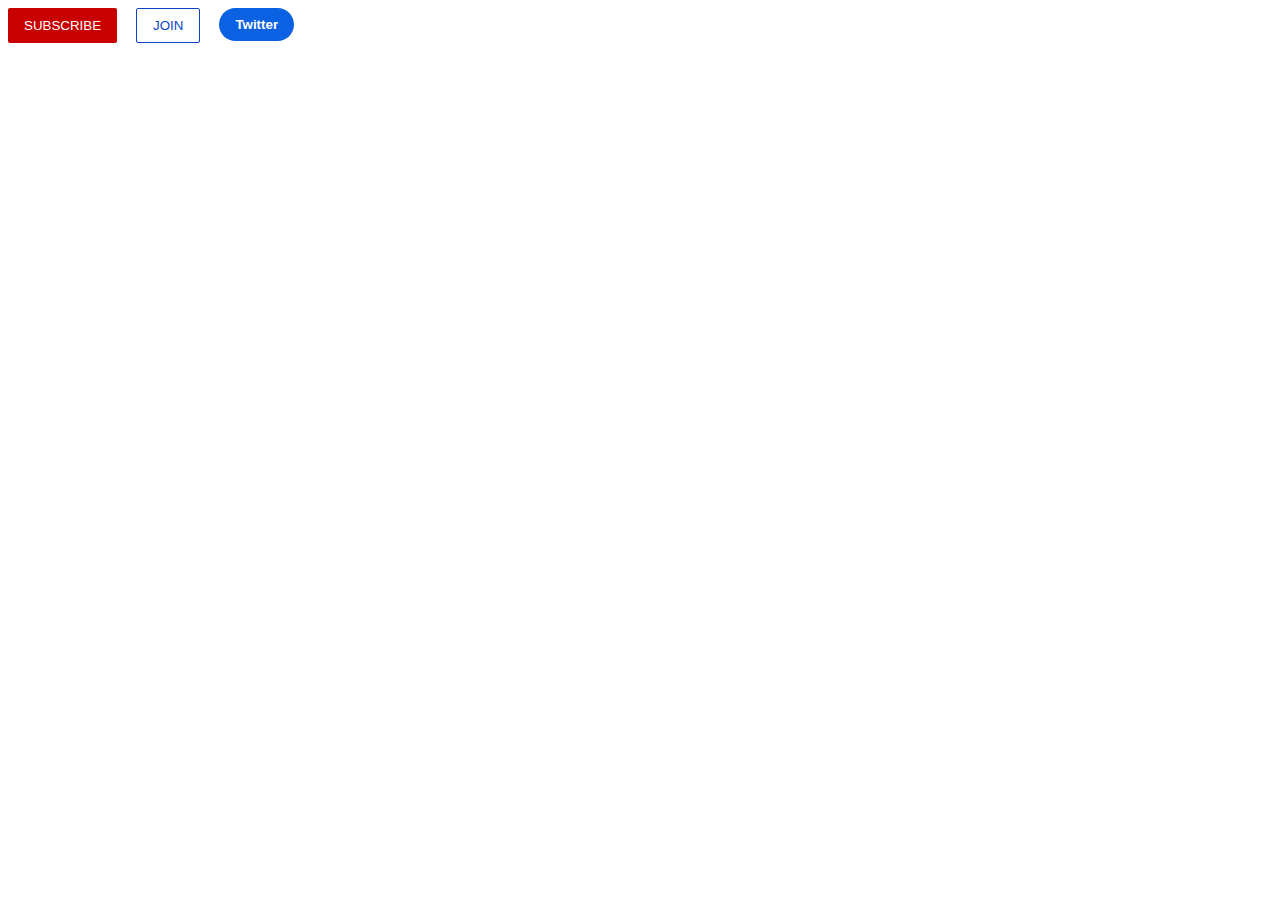
<file: button/src/index.html>
<!DOCTYPE html>
<html lang="en">
<head>
    <meta charset="UTF-8">
    <meta name="viewport" content="width=device-width, initial-scale=1.0">
    <link href="style.css" rel="stylesheet" type="text/css" />
    <title>Button</title>
</head>
<body>

    <button class="subscribe-button">
        SUBSCRIBE
    </button>

    <button class="join-button">
        JOIN
    </button>

    <button class="twitter-button">
        Twitter
    </button>


</body>
</html>
</file>
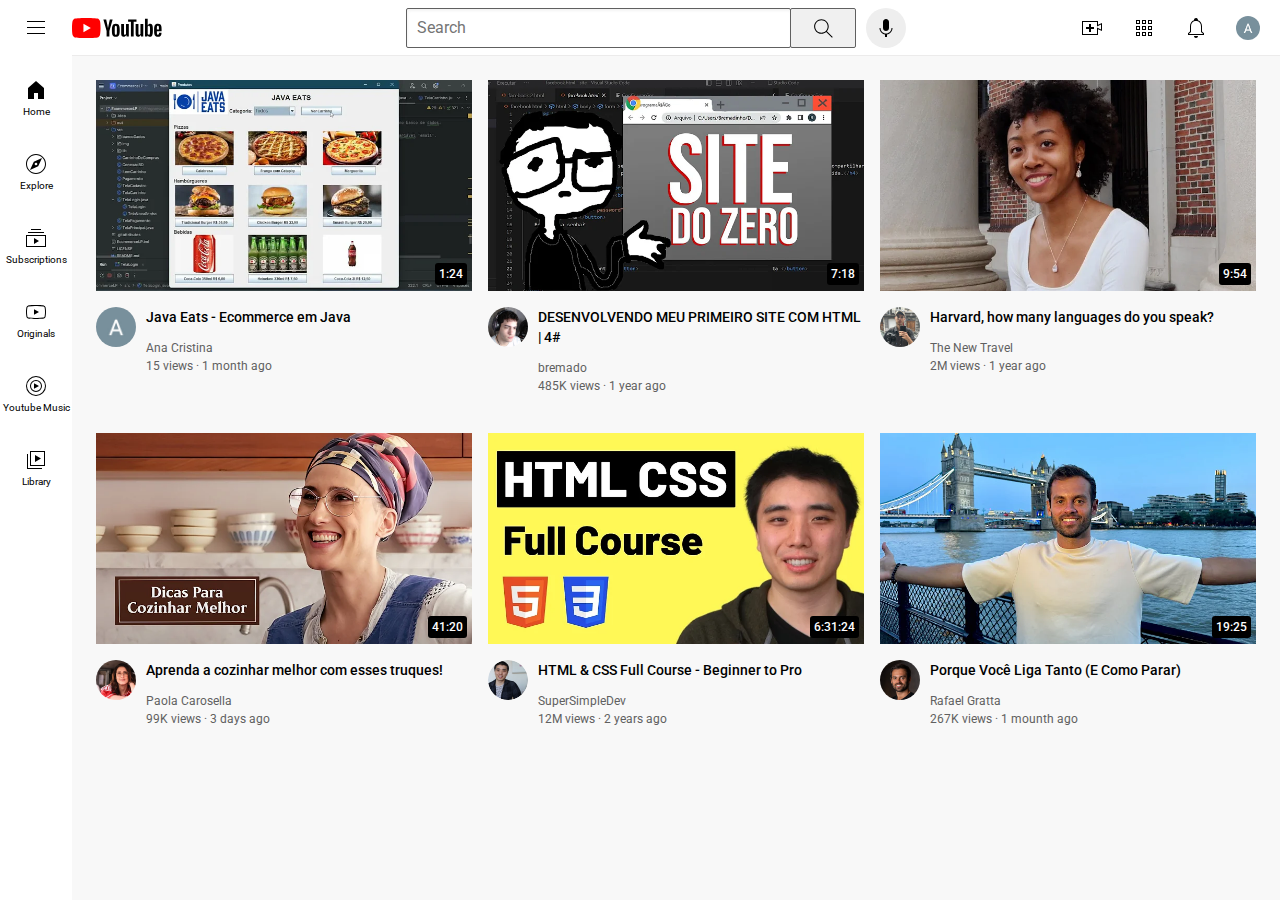
<file: final-project-youtube/youtube.html>
<!DOCTYPE html>
<html lang="en">

<head>
    <meta charset="UTF-8">
    <meta name="viewport" content="width=device-width, initial-scale=1.0">
    <link rel="stylesheet" href="style-youtube.css">
    <link rel="stylesheet" href="header.css">
    <link rel="stylesheet" href="geral.css">
    <link rel="stylesheet" href="sidebar.css">
    <!-- link google fonts -->
    <link rel="preconnect" href="https://fonts.googleapis.com">
    <link rel="preconnect" href="https://fonts.gstatic.com" crossorigin>
    <link href="https://fonts.googleapis.com/css2?family=Roboto:wght@400;500;700&display=swap" rel="stylesheet">
    <title>Youtube.com Clone</title>
</head>

<body>
    <!-- header  -->
    <div class="header">
        <div class="esquerda-header">
            <img class="hamburger-menu" src="icons/hamburger-menu.svg">
            <img class="logo" src="icons/youtube-logo.svg">
        </div>
        <div class="meio-header">
            <input class="barra-pesquisa" type="text" placeholder="Search">
            <button class="botao-lupa">
                <img src="icons/search.svg" alt="">
            </button>
            <button class="botao-voz">
                <img src="icons/voice-search-icon.svg" alt="">
            </button>
        </div>
        <div class="direita-header">
            <img src="icons/upload.svg" alt="">
            <img src="icons/youtube-apps.svg" alt="">
            <img src="icons/notifications.svg" alt="">
            <img class="img-canal-login" src="img-user/user-ana.jpg" alt="">
        </div>
    </div>
    
    <!-- sidebar  -->
    <div class="sidebar">
        <div class="sidebar-icons">
            <img src="icons/home.svg" alt="">
            <div>Home</div>
        </div>
        <div class="sidebar-icons">
            <img src="icons/explore.svg" alt="">
            <div>Explore</div>
        </div>
        <div class="sidebar-icons">
            <img src="icons/subscriptions.svg" alt="">
            <div>Subscriptions</div>
        </div>
        <div class="sidebar-icons">
            <img src="icons/originals.svg" alt="">
            <div>Originals</div>
        </div>
        <div class="sidebar-icons">
            <img src="icons/youtube-music.svg" alt="">
            <div>Youtube Music</div>
        </div>
        <div class="sidebar-icons">
            <img src="icons/library.svg" alt="">
            <div>Library</div>
        </div>

    </div>

    <div class="grid-videos">
        <div class="video-preview">     <!-- div mãe JAVA EATS -->

            <div class="linha-thumbnail">          <!-- div img thumbnail -->
                <img class="thumbnail" src="img/javaEats.webp" alt="">
                <div class="video-time">1:24</div>
            </div>
    
            <div class="video-info-grid">        <!-- div textos abaixo da thumbnail (COM GRID) -->
                <div class="channel-picture">    <!-- div fotinho do canal -->
                    <img class="profile-picture" src="img-user/user-ana.jpg" alt="">
                </div>
    
                <div class="video-info">    <!-- div infos do video -->
                    <p class="video-title">Java Eats - Ecommerce em Java</p>
    
                    <p class="video-author">Ana Cristina</p>
    
                    <p class="video-stats">15 views &#183 1 month ago </p>
                </div>
            </div>
        </div>
    
    
        <div class="video-preview">     <!-- div mãe SITE HTML -->
    
            <div class="linha-thumbnail">          <!-- div img thumbnail -->
                <img class="thumbnail" src="img/site.webp" alt="">
                <div class="video-time">7:18</div>
            </div>
    
            <div class="video-info-grid">        <!-- div textos abaixo da thumbnail (COM GRID) -->
    
                <div class="channel-picture">    <!-- div fotinho do canal -->
                    <img class="profile-picture" src="img-user/user-site.jpg" alt="">
                </div>
    
                <div class="video-info">    <!-- div infos do video -->
                    <p class="video-title">DESENVOLVENDO MEU PRIMEIRO SITE COM HTML | 4#</p>
    
                    <p class="video-author">bremado</p>
    
                    <p class="video-stats">485K views &#183 1 year ago</p>
                </div>
            </div>
        </div>

        <div class="video-preview">     <!-- div mãe HARVARD -->
    
            <div class="linha-thumbnail">          <!-- div img thumbnail -->
                <img class="thumbnail" src="img/harvard.webp" alt="">
                <div class="video-time">9:54</div>
            </div>
    
            <div class="video-info-grid">        <!-- div textos abaixo da thumbnail (COM GRID) -->
                <div class="channel-picture">    <!-- div fotinho do canal -->
                    <img class="profile-picture" src="img-user/user-harvard.jpg" alt="">
                </div>
    
                <div class="video-info">    <!-- div infos do video -->
                    <p class="video-title">Harvard, how many languages do you speak?</p>
    
                    <p class="video-author">The New Travel</p>
    
                    <p class="video-stats">2M views &#183 1 year ago </p>
                </div>
            </div>
        </div>
        
        <div class="video-preview">     <!-- div mãe COZINHAR -->
    
            <div class="linha-thumbnail">          <!-- div img thumbnail -->
                <img class="thumbnail" src="img/cozinhar.webp" alt="">
                <div class="video-time">41:20</div>
            </div>
    
            <div class="video-info-grid">        <!-- div textos abaixo da thumbnail (COM GRID) -->
                <div class="channel-picture">    <!-- div fotinho do canal -->
                    <img class="profile-picture" src="img-user/user-paola.jpg" alt="">
                </div>
    
                <div class="video-info">    <!-- div infos do video -->
                    <p class="video-title">Aprenda a cozinhar melhor com esses truques!</p>
    
                    <p class="video-author">Paola Carosella</p>
    
                    <p class="video-stats">99K views &#183 3 days ago </p>
                </div>
            </div>
        </div>    

        <div class="video-preview">     <!-- div mãe FULL COURSE -->
    
            <div class="linha-thumbnail">          <!-- div img thumbnail -->
                <img class="thumbnail" src="img/hq720.webp" alt="">
                <div class="video-time">6:31:24</div>
            </div>
    
            <div class="video-info-grid">        <!-- div textos abaixo da thumbnail (COM GRID) -->
                <div class="channel-picture">    <!-- div fotinho do canal -->
                    <img class="profile-picture" src="img-user/user-html.jpg" alt="">
                </div>
    
                <div class="video-info">    <!-- div infos do video -->
                    <p class="video-title">HTML & CSS Full Course - Beginner to Pro</p>
    
                    <p class="video-author">SuperSimpleDev</p>
    
                    <p class="video-stats">12M views &#183 2 years ago </p>
                </div>
            </div>
        </div>
    
    
        <div class="video-preview">     <!-- div mãe RAFAEL  -->
    
            <div class="linha-thumbnail">          <!-- div img thumbnail -->
                <img class="thumbnail" src="img/raphael.webp" alt="">
                <div class="video-time">19:25</div>
            </div>
    
            <div class="video-info-grid">        <!-- div textos abaixo da thumbnail (COM GRID) -->
                <div class="channel-picture">    <!-- div fotinho do canal -->
                    <img class="profile-picture" src="img-user/user-rafael.jpg" alt="">
                </div>
    
                <div class="video-info">    <!-- div infos do video -->
                    <p class="video-title">Porque Você Liga Tanto (E Como Parar)</p>
    
                    <p class="video-author">Rafael Gratta</p>
    
                    <p class="video-stats">267K views &#183 1 mounth ago </p>
                </div>
            </div>
        </div>

    </div>

</body>

</html>
</file>
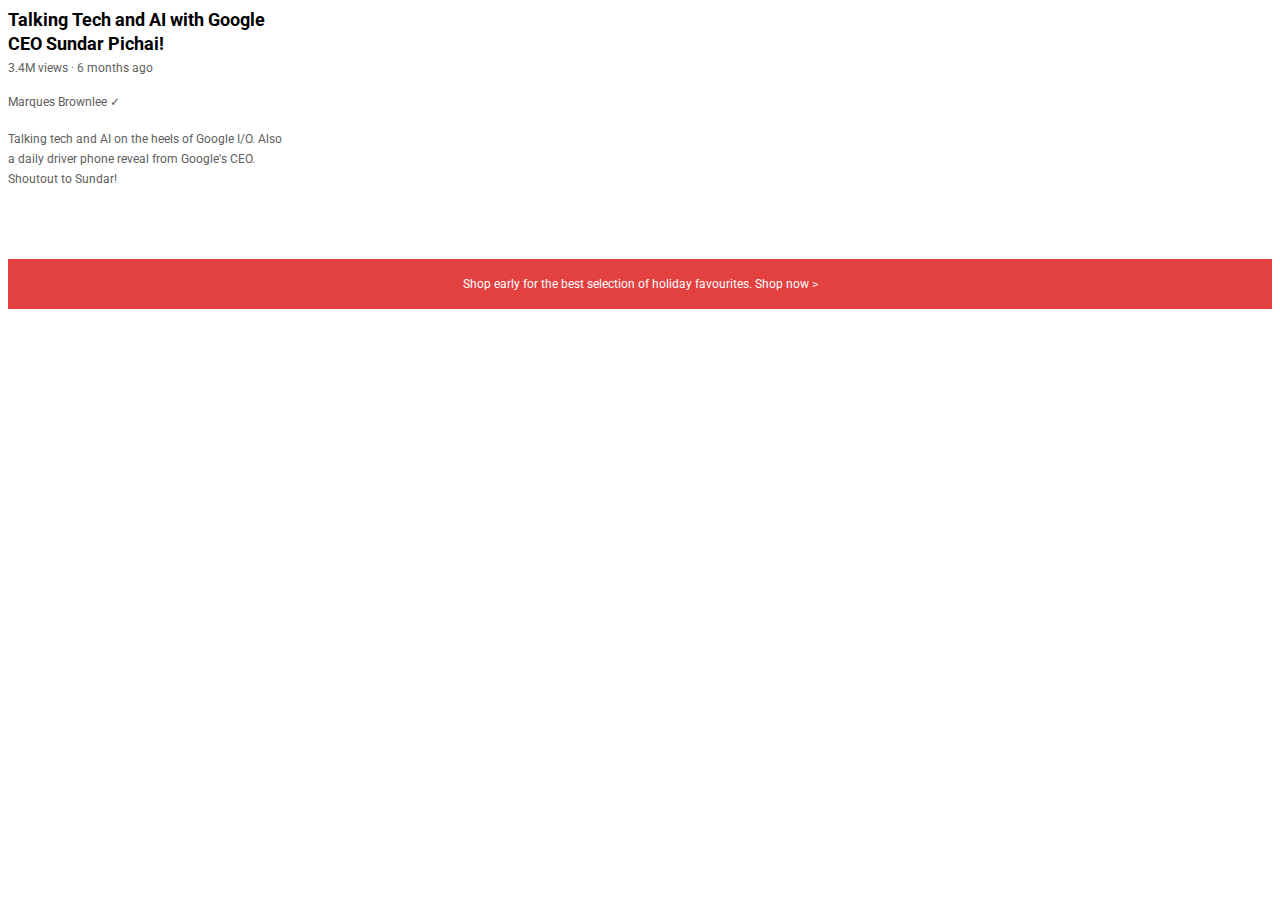
<file: text/text.html>
<!DOCTYPE html>
<html lang="en">

<head>
    <meta charset="UTF-8">
    <meta name="viewport" content="width=device-width, initial-scale=1.0">
    <link href="text.css" rel="stylesheet" type="text/css" />
    <!-- link google fonts -->
    <link rel="preconnect" href="https://fonts.googleapis.com">
    <link rel="preconnect" href="https://fonts.gstatic.com" crossorigin>
    <link href="https://fonts.googleapis.com/css2?family=Roboto:wght@400;700&display=swap" rel="stylesheet">
    <title>Document</title>
</head>

<body>
    <p class="video-title">
        Talking Tech and AI with Google CEO Sundar Pichai!
    </p>

    <p class="video-stats">3.4M views &#183 6 months ago </p>
    <!-- OBS: &#... são códigos do html para simbolos especificos -->

    <p class="video-author">Marques Brownlee &#10003 </p>

    <p class="video-description">
        Talking tech and AI on the heels of Google I/O. Also a daily
        driver phone reveal from Google's CEO. Shoutout to Sundar!
    </p>

    <p class="apple-text">
        Shop early for the best selection of holiday favourites. <span class="span-apple">Shop now &#62</span>
    </p>
    <!-- with span you can modify a specific part of the text without 
     affecting the whole thing, and u can style however you want -->

</body>

</html>
</file>
<file: button/src/style.css>
/* EXEMPLO BOTÕES */
.subscribe-button{
    background-color: rgb(200, 0, 0);
    color: white;
    border: none;
    padding-top: 10px;
    padding-bottom: 10px;
    padding-right: 16px;
    padding-left: 16px;
    border-radius: 2px;
    cursor: pointer;
    margin-right: 15px;
    transition: opacity 0.15s; /* recebe 2 refereências: o que e tempo */
    vertical-align: top;    /* alinha os itens */
}

.join-button{
    background-color: white;
    color: rgb(10, 70, 199);
    border: solid;
    border-width: 1px;
    border-radius: 2px;
    padding-top: 9px;
    padding-bottom: 9px;
    padding-right: 16px;
    padding-left: 16px;
    cursor: pointer;
    margin-right: 15px;
    transition: backgroud-color 0.15s, 
        color 0.15s;   /* transição para a cor de fundo e texto */
}

.twitter-button{
    background-color: rgb(10, 97, 226);
    color: white;
    font-weight: bold;
    padding-top: 9px;
    padding-bottom: 9px;
    padding-right: 16px;
    padding-left: 16px;
    border-radius: 18px;
    border-style: none;
    cursor: pointer;
    transition: box-shadow 0.15s;
    vertical-align: top;
}

/* HOVER BOTÕES */
.subscribe-button:hover{
    opacity: 0.5;   /* opacidade é de 0 - 1 */
}

.subscribe-button:active{   /* para quando clicar no botão */
    opacity: 0.2;
}

.join-button:hover{
    background-color: rgb(10, 70, 199);
    color: white;
}

.join-button:active{
    opacity: 0.7;
}

.twitter-button:hover{
    box-shadow: 5px 5px 10px rgba(0, 0, 0, 0.3); /* horizontal, vertical, "borrado", cor */
                                /* OBS: rgba: vermelho, verde, azul, % de "tranparencia" da cor */
}
</file>
<file: final-project-youtube/style-youtube.css>
.grid-videos{
    display: grid;
    grid-template-columns: 1fr 1fr 1fr;
    column-gap: 16px;
    row-gap: 40px;
}

.thumbnail{
    /* Algumas opções de style p/ elemento:  */
    /*  caso coloque height (pode desproporcionar a sua img: 
        1) //certifica de manter as dimenções do elemento (dentro de uma area 300x300 no caso)
        object-fit: contain;  
        2) // ajusta a img para o tam pre estabelecido de acordo com width e height
        object-fit: cover;
        object-position: center;
    */ 

    width: 100%;
}

.linha-thumbnail{
    margin-bottom: 12px;
    position: relative; /* muda para relativo para colocar um elemento absiluto dentro */
}

.video-time{
    font-family: Roboto, Arial;
    font-size: 12px;
    font-weight: 500;
    padding-left: 4px;
    padding-right: 4px;
    padding-top: 4px;
    padding-bottom: 4px;
    background-color: black;
    color: white;
    position: absolute;     /* está em um posição absoluta em relação a posição da thumbnail */
    bottom: 10px;   
    right: 5px;
    border-radius: 3px;
}

.video-info-grid{
    display: grid;
    grid-template-columns: 50px 1fr; /* 50px para ft do canal e os restante do espaço para titulo e afins*/
}

.profile-picture{
    width: 40px;
    border-radius: 50px;
}


.video-title{
    margin-top: 0;
    font-size: 14px;
    font-weight: 500;
    line-height: 20px;
    margin-bottom: 10px;
}

.video-author, .video-stats {
    font-size: 12px;
    color: rgb(96, 96, 96);
    padding-top: 4px;
}
</file>
<file: final-project-youtube/header.css>
.header{
    height: 55px;
    display: flex;
    flex-direction: row; /* organiza em linhas */
    justify-content: space-between; /* espaçando igualmente elementos */
    position: fixed; /* fixa o header */ 
    top: 0;     /* deixa colado no topo, direita e esquerda */
    left: 0;
    right: 0;
    z-index: 100; /* deixa a header na frente dos outros elementos */

    background-color: white;
    border-bottom-width: 1px;
    border-bottom-style: solid;
    border-bottom-color: rgb(236, 235, 235);
}

.esquerda-header{
    display: flex;
    align-items: center;
}

.hamburger-menu{
    height: 24px;
    margin-left: 24px;
    margin-right: 24px;
}

.logo{
    height: 20px;
}

.meio-header{   /* meio será flexivel */
    flex: 1;  /* equivalente ao fr na grid (pega o espaço que sobra)*/
    margin-left: 70px;
    max-width: 500px;   /* vai parar de crescer uma hora */
    display: flex;
    align-items: center;
}

.barra-pesquisa{
    flex: 1;
    height: 36px;
    padding-left: 10px;
    font-size: 16px;
    border-width: 1px;
    border-color: rgb(96, 96, 96);
    border-style: solid;
    border-radius: 2px;
    box-shadow: inset 1px 2px 3px rgba(0, 0, 0, 0.05); /* inset = dentro do elemento*/
    /* box-shadow: horizontal, vertical, borrao, cor*/
    width: 0; /* barra vai diminuir */ 
}

.barra-pesquisa::placeholder{
    font-family: Roboto, Arial;
    font-size: 16px;
}

.botao-lupa{
    height: 40px;
    width: 66px;
    background-color: rgb(240, 240, 240);
    border-width: 1px;
    border-style: solid;
    border-color: rgb(96, 96, 96);
    margin-left: -1px;
    border-radius: 2px;
    margin-right: 10px;
}

.botao-lupa img{
    height: 25px;
    margin-top: 4px;
}

.botao-voz{
    height: 40px;
    width: 40px;
    border-radius: 20px;
    border: none;
    background-color: rgb(238, 238, 238);
}

.botao-voz img{
    height: 24px;
    margin-top: 4px;
}

.direita-header{ /* limitando o tamanho da parte direita */
    width: 180px;
    margin-right: 20px;
    display: flex;
    align-items: center;
    justify-content: space-between;
    flex-shrink: 0; /* quando diminuir não sobrepoe itens*/ 
}

.direita-header img{
    height: 24px;
}

.img-canal-login{
    height: 32px;
    border-radius: 16px;
}
</file>
<file: final-project-youtube/geral.css>
/* limpando configurações iniciais */
body{
    margin: 0;
    padding-top: 80px; /* espaço para o header*/
    padding-left: 96px; /* espaço para o sidebar*/
    padding-right: 24px; /* espaçamento para os videos */
    background-color: rgb(248, 248, 248);
    margin-bottom: 40px;
}

p{
    font-family: Roboto, Arial;
    margin-top: 0;
    margin-bottom: 0;
}
</file>
<file: final-project-youtube/sidebar.css>
.sidebar{
    position: fixed;
    left: 0;    /* fixado na esqueda */
    bottom: 0;  /* vai até o fim da pagina */
    top: 55px; /* começa abaixo do header */
    background-color: white;
    width: 72px;
    z-index: 200; /* sobrepoe um pouco o header */
    padding-top: 5px;
}

.sidebar-icons{
    height: 74px;
    display: flex;
    justify-content: center;
    align-items: center;
    flex-direction: column;
}

.sidebar-icons:hover{
    background-color: rgb(247, 247, 247);
    cursor: pointer;
}

.sidebar-icons img{
    height: 24px;
    margin-bottom: 4px;
}

.sidebar-icons div{
    font-family: Roboto, Arial;
    font-size: 10px;

}
</file>
<file: text/text.css>
p{
    font-family: Roboto;     /* aplicando mesmo estilo estilo para todos <p> */
    margin-top: 0;       /* reset the default spacing (margin) */ 
    margin-bottom: 0;

    /* CSS Specificity  (priority over others elements) */
    /* class name > element name selector (<p> for exemple)  */
}

.video-title{
    font-weight: bold;
    font-size: 18px;
    width: 280px; /* limitando o tamanho do texto, força a quebra de linha */
    line-height: 24px;
    margin-bottom: 5px; /* por padrão <p> já vem com margin (estão especifique a sua caso queira) */
}

.video-stats{
    font-size: 12px;
    color: rgb(96, 96, 96);
    margin-bottom: 20px; 
}

.video-author{
    color: rgb(96, 96, 96);
    font-size: 12px;
    margin-bottom: 20px;
}

.video-description{
    font-size: 12px;
    color: rgb(96, 96, 96);
    width: 280px; /* limitando o tamanho do texto, força a quebra de linha */
    line-height: 20px;
    margin-bottom: 70px;
}

.apple-text{
    margin-bottom: 50px;
    font-size: 12px;
    background-color: rgb(227, 65, 64);
    color: white;
    text-align: center;
    padding-top: 18px;
    padding-bottom: 18px;
}

.span-apple{
    cursor: pointer;
}

.span-apple:hover{
    text-decoration: underline;
}
</file>
